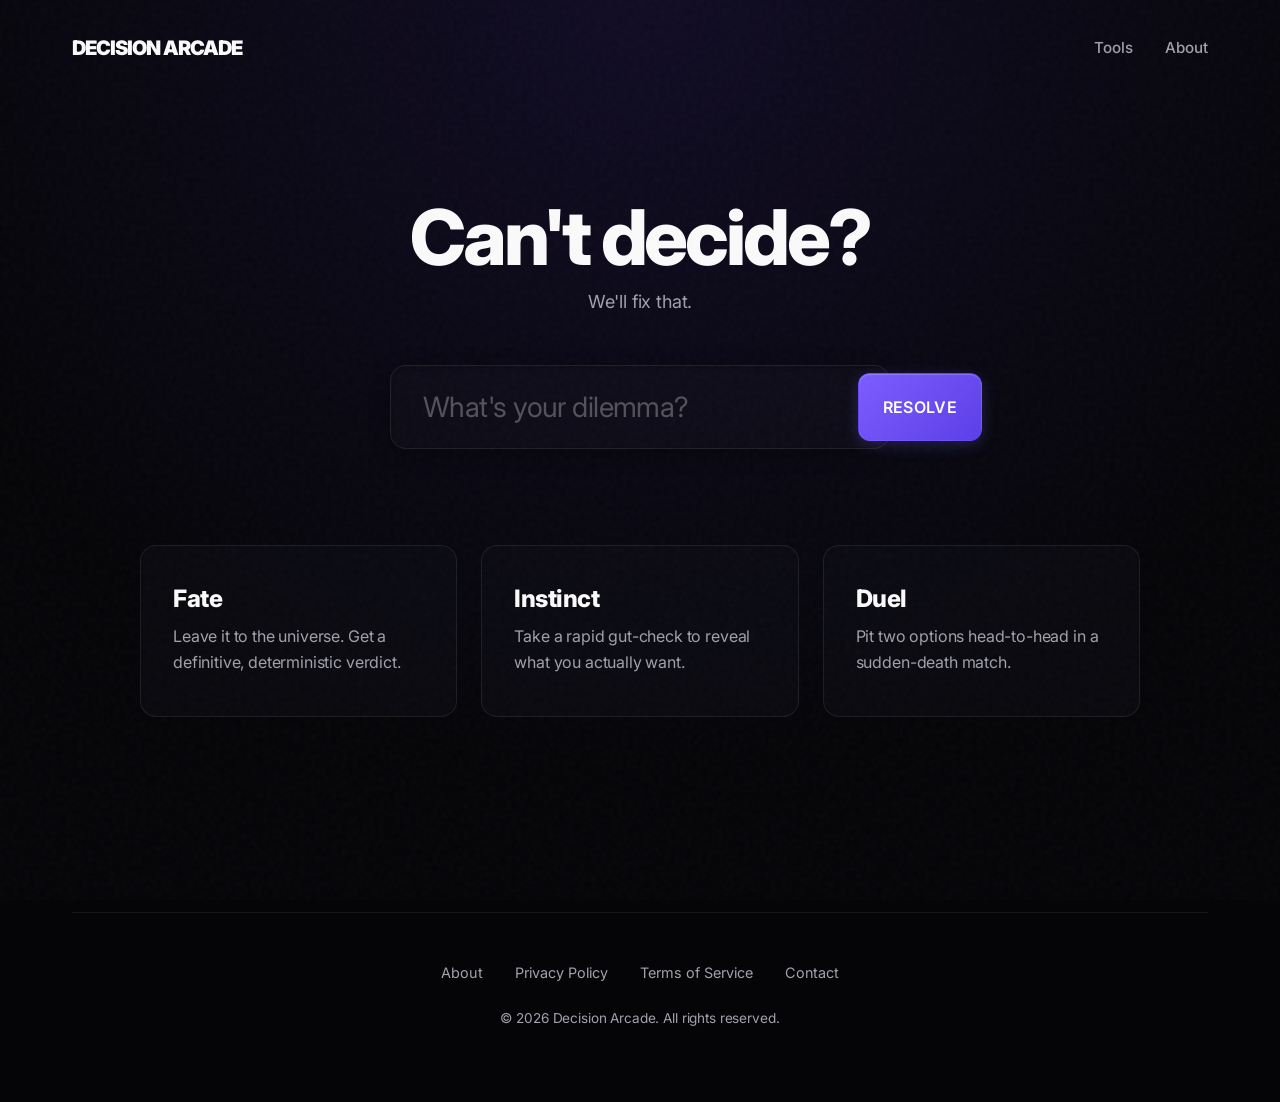
<file: index.html>
<!DOCTYPE html>
<html lang="en">
<head>
    <meta charset="UTF-8">
    <script async src="https://pagead2.googlesyndication.com/pagead/js/adsbygoogle.js?client=ca-pub-5401678251896562" crossorigin="anonymous"></script>
    
    <meta name="viewport" content="width=device-width, initial-scale=1.0">
    <title>Decision Arcade — Can't Decide? We'll Fix That</title>
    <meta name="description" content="Free online decision maker. Type your dilemma, pick a mode, and get an instant answer. Shareable results, no sign-up required.">
    <link rel="canonical" href="https://decision-arcade.netlify.app/">
    
    <meta property="og:title" content="Decision Arcade — Can't Decide? We'll Fix That">
    <meta property="og:description" content="Free decision maker tool. Get a random verdict, trust your gut with a quick quiz, or duel two options head-to-head.">
    <meta property="og:type" content="website">
    <meta property="og:url" content="https://decision-arcade.netlify.app/">
    <meta property="og:image" content="https://decision-arcade.netlify.app/assets/og-image.png">
    
    <meta name="twitter:card" content="summary_large_image">
    <meta name="twitter:title" content="Decision Arcade — Can't Decide? We'll Fix That">
    <meta name="twitter:description" content="Free decision maker tool. Get a random verdict, trust your gut with a quick quiz, or duel two options head-to-head.">
    <meta name="twitter:image" content="https://decision-arcade.netlify.app/assets/og-image.png">
    
    <link rel="icon" href="/favicon.svg" type="image/svg+xml">
    <link rel="stylesheet" href="/css/style.css">
    <link rel="preconnect" href="https://fonts.googleapis.com">
    <link rel="preconnect" href="https://fonts.gstatic.com" crossorigin>
    <link href="https://fonts.googleapis.com/css2?family=Inter:wght@400;500;600;800&display=swap" rel="stylesheet">
    <meta name="theme-color" content="#050508">
    <link rel="manifest" href="/manifest.json">
    <meta name="apple-mobile-web-app-capable" content="yes">
    <link rel="apple-touch-icon" href="/favicon.svg">
</head>
<body>
    <div class="container">
        <header>
            <nav class="site-nav reveal">
                <a href="/" class="logo">Decision Arcade</a>
                <div class="links">
                    <a href="/decision-maker/">Tools</a>
                    <a href="/about/">About</a>
                </div>
            </nav>
        </header>

        <main id="main-content" class="flex-center" style="flex-direction: column; text-align: center; justify-content: center;">
            <div style="max-width: 800px; width: 100%;">
                <h1 class="reveal reveal-delay-1" style="margin-bottom: 0.5rem;">Can't decide?</h1>
                <p class="reveal reveal-delay-1 text-muted" style="margin-bottom: 3rem;">We'll fix that.</p>
                
                <form id="home-form" action="/decision-maker/" method="GET" class="reveal reveal-delay-2">
                    <div style="position: relative; max-width: 700px; margin: 0 auto;">
                        <input type="text" name="q" id="home-input" class="input-field" placeholder="What's your dilemma?" required autocomplete="off" style="padding-right: 120px;">
                        <button type="submit" class="btn btn-primary" style="position: absolute; right: 8px; top: 8px; bottom: 8px; padding: 0 1.5rem;">Resolve</button>
                    </div>
                </form>
            </div>
            
            <div class="ad-slot ad-slot-content"></div>

            <section class="modes-grid reveal reveal-delay-3" style="margin-top: 6rem; text-align: left;">
                <a href="/decision-maker/" class="mode-card">
                    <h3>Fate</h3>
                    <p>Leave it to the universe. Get a definitive, deterministic verdict.</p>
                </a>
                
                <a href="/decision-maker/" class="mode-card">
                    <h3>Instinct</h3>
                    <p>Take a rapid gut-check to reveal what you actually want.</p>
                </a>
                
                <a href="/decision-maker/" class="mode-card">
                    <h3>Duel</h3>
                    <p>Pit two options head-to-head in a sudden-death match.</p>
                </a>
            </section>
        </main>

        <div class="ad-slot ad-slot-footer"></div>

        <footer class="site-footer reveal reveal-delay-3">
            <div class="links">
                <a href="/about/">About</a>
                <a href="/privacy/">Privacy Policy</a>
                <a href="/terms/">Terms of Service</a>
                <a href="mailto:studiolaurent15@gmail.com">Contact</a>
            </div>
            <p class="text-muted" style="font-size: 0.85rem;">&copy; 2026 Decision Arcade. All rights reserved.</p>
        </footer>
    </div>

    <script src="/js/seo.js"></script>
    <script src="/js/config.js"></script>
    <script src="/js/animations.js"></script>
    <script src="/js/app.js"></script>
    <script>
        document.getElementById('home-form').addEventListener('submit', function(e) {
            e.preventDefault();
            const val = document.getElementById('home-input').value;
            if(val) {
                sessionStorage.setItem('da_current_question', val);
                window.location.href = '/decision-maker/';
            }
        });
    </script>
</body>
</html>
</file>
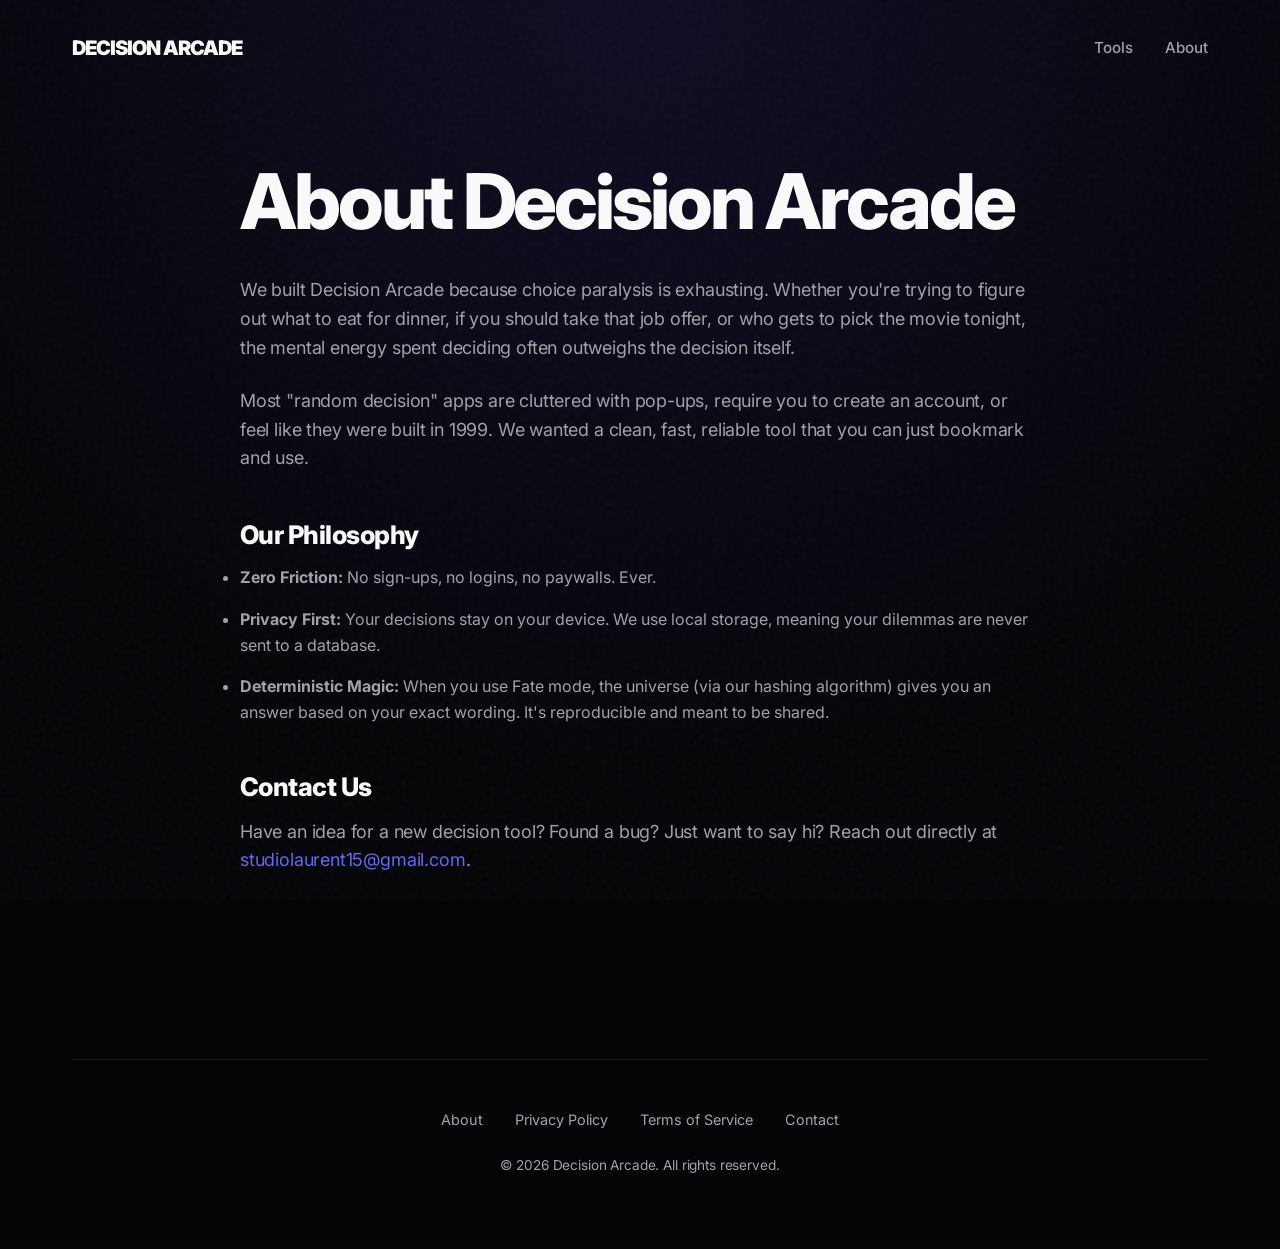
<file: about/index.html>
<!DOCTYPE html>
<html lang="en">
<head>
    <meta charset="UTF-8">
    <script async src="https://pagead2.googlesyndication.com/pagead/js/adsbygoogle.js?client=ca-pub-5401678251896562" crossorigin="anonymous"></script>
    
    <meta name="viewport" content="width=device-width, initial-scale=1.0">
    <title>About | Decision Arcade</title>
    <meta name="description" content="About Decision Arcade. We build free tools to help you break through choice paralysis.">
    <link rel="icon" href="/favicon.svg" type="image/svg+xml">
    <link rel="stylesheet" href="/css/style.css">
    <link rel="preconnect" href="https://fonts.googleapis.com">
    <link rel="preconnect" href="https://fonts.gstatic.com" crossorigin>
    <link href="https://fonts.googleapis.com/css2?family=Inter:wght@400;500;600;800&display=swap" rel="stylesheet">
    <meta name="theme-color" content="#050508">
    <link rel="manifest" href="/manifest.json">
    <meta name="apple-mobile-web-app-capable" content="yes">
    <link rel="apple-touch-icon" href="/favicon.svg">
</head>
<body>
    <div class="container">
        <header>
            <nav class="site-nav">
                <a href="/" class="logo">Decision Arcade</a>
                <div class="links">
                    <a href="/decision-maker/">Tools</a>
                    <a href="/about/">About</a>
                </div>
            </nav>
        </header>

        <main id="main-content" style="padding: 4rem 0; max-width: 800px; margin: 0 auto;">
            <div class="reveal">
                <h1 style="margin-bottom: 2rem;">About Decision Arcade</h1>
                
                <p>We built Decision Arcade because choice paralysis is exhausting. Whether you're trying to figure out what to eat for dinner, if you should take that job offer, or who gets to pick the movie tonight, the mental energy spent deciding often outweighs the decision itself.</p>
                
                <p>Most "random decision" apps are cluttered with pop-ups, require you to create an account, or feel like they were built in 1999. We wanted a clean, fast, reliable tool that you can just bookmark and use.</p>

                <h3 style="margin-top: 3rem; margin-bottom: 1rem;">Our Philosophy</h3>
                <ul>
                    <li style="margin-bottom: 1rem; color: var(--text-secondary);"><strong>Zero Friction:</strong> No sign-ups, no logins, no paywalls. Ever.</li>
                    <li style="margin-bottom: 1rem; color: var(--text-secondary);"><strong>Privacy First:</strong> Your decisions stay on your device. We use local storage, meaning your dilemmas are never sent to a database.</li>
                    <li style="margin-bottom: 1rem; color: var(--text-secondary);"><strong>Deterministic Magic:</strong> When you use Fate mode, the universe (via our hashing algorithm) gives you an answer based on your exact wording. It's reproducible and meant to be shared.</li>
                </ul>

                <h3 style="margin-top: 3rem; margin-bottom: 1rem;">Contact Us</h3>
                <p>Have an idea for a new decision tool? Found a bug? Just want to say hi? Reach out directly at <a href="mailto:studiolaurent15@gmail.com">studiolaurent15@gmail.com</a>.</p>
            </div>
        </main>

        <footer class="site-footer">
            <div class="links">
                <a href="/about/">About</a>
                <a href="/privacy/">Privacy Policy</a>
                <a href="/terms/">Terms of Service</a>
                <a href="mailto:studiolaurent15@gmail.com">Contact</a>
            </div>
            <p class="text-muted" style="font-size: 0.85rem;">&copy; 2026 Decision Arcade. All rights reserved.</p>
        </footer>
    </div>
</body>
</html>
</file>
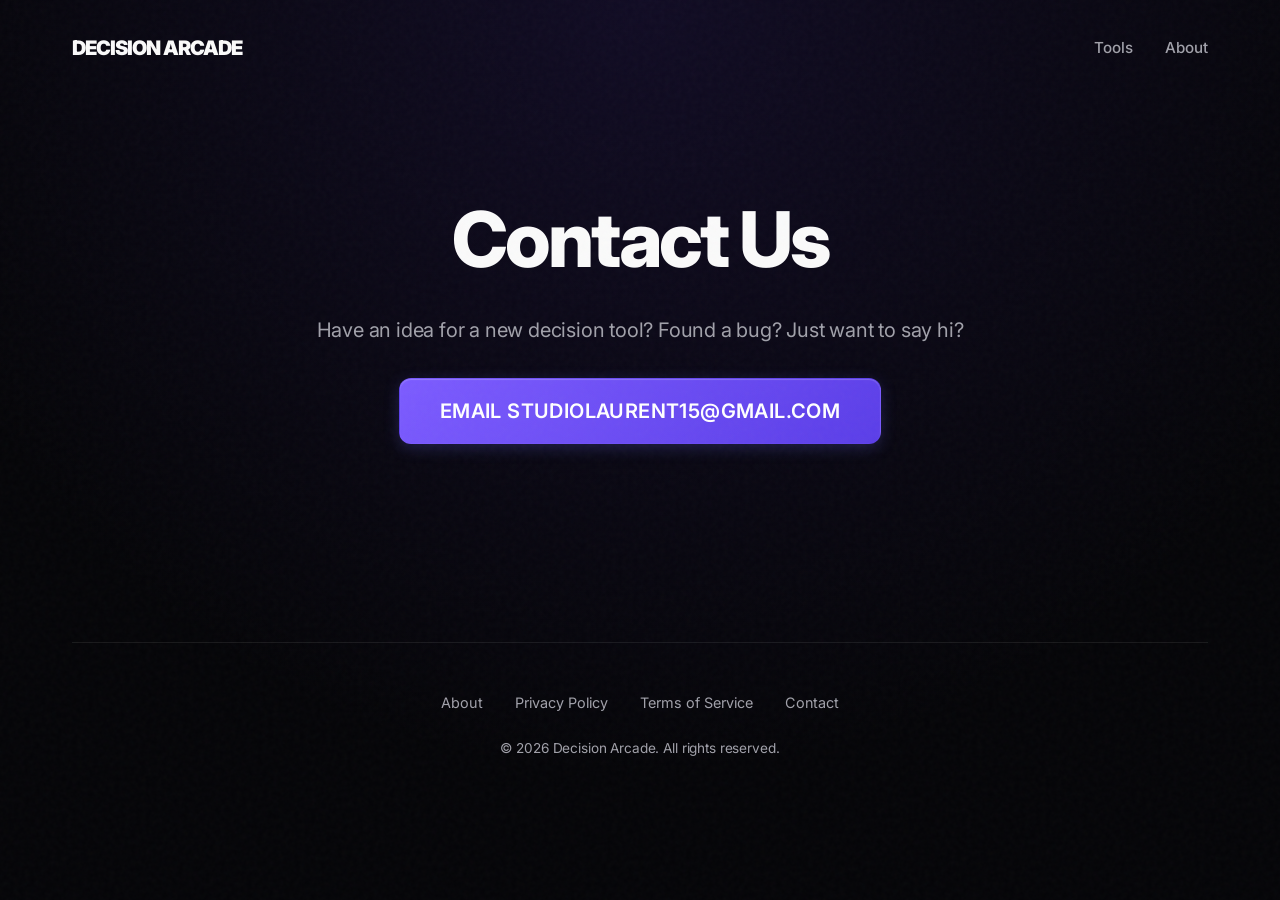
<file: contact/index.html>
<!DOCTYPE html>
<html lang="en">
<head>
    <meta charset="UTF-8">
    <script async src="https://pagead2.googlesyndication.com/pagead/js/adsbygoogle.js?client=ca-pub-5401678251896562" crossorigin="anonymous"></script>
    
    <meta name="viewport" content="width=device-width, initial-scale=1.0">
    <title>Contact | Decision Arcade</title>
    <meta name="description" content="Contact Decision Arcade. Report a bug or say hello.">
    <link rel="icon" href="/favicon.svg" type="image/svg+xml">
    <link rel="stylesheet" href="/css/style.css">
    <link rel="preconnect" href="https://fonts.googleapis.com">
    <link rel="preconnect" href="https://fonts.gstatic.com" crossorigin>
    <link href="https://fonts.googleapis.com/css2?family=Inter:wght@400;500;600;800&display=swap" rel="stylesheet">
    <meta name="theme-color" content="#050508">
    <link rel="manifest" href="/manifest.json">
    <meta name="apple-mobile-web-app-capable" content="yes">
    <link rel="apple-touch-icon" href="/favicon.svg">
</head>
<body>
    <div class="container">
        <header>
            <nav class="site-nav">
                <a href="/" class="logo">Decision Arcade</a>
                <div class="links">
                    <a href="/decision-maker/">Tools</a>
                    <a href="/about/">About</a>
                </div>
            </nav>
        </header>

        <main id="main-content" style="padding: 4rem 0; max-width: 800px; margin: 0 auto; text-align: center; min-height: 50vh; display: flex; flex-direction: column; justify-content: center;">
            <div class="reveal">
                <h1 style="margin-bottom: 2rem;">Contact Us</h1>
                <p class="text-muted" style="margin-bottom: 2rem; font-size: 1.25rem;">
                    Have an idea for a new decision tool? Found a bug? Just want to say hi?
                </p>
                <a href="mailto:studiolaurent15@gmail.com" class="btn btn-primary" style="font-size: 1.25rem; padding: 1rem 2.5rem;">
                    Email studiolaurent15@gmail.com
                </a>
            </div>
        </main>

        <footer class="site-footer">
            <div class="links">
                <a href="/about/">About</a>
                <a href="/privacy/">Privacy Policy</a>
                <a href="/terms/">Terms of Service</a>
                <a href="mailto:studiolaurent15@gmail.com">Contact</a>
            </div>
            <p class="text-muted" style="font-size: 0.85rem;">&copy; 2026 Decision Arcade. All rights reserved.</p>
        </footer>
    </div>
</body>
</html>
</file>
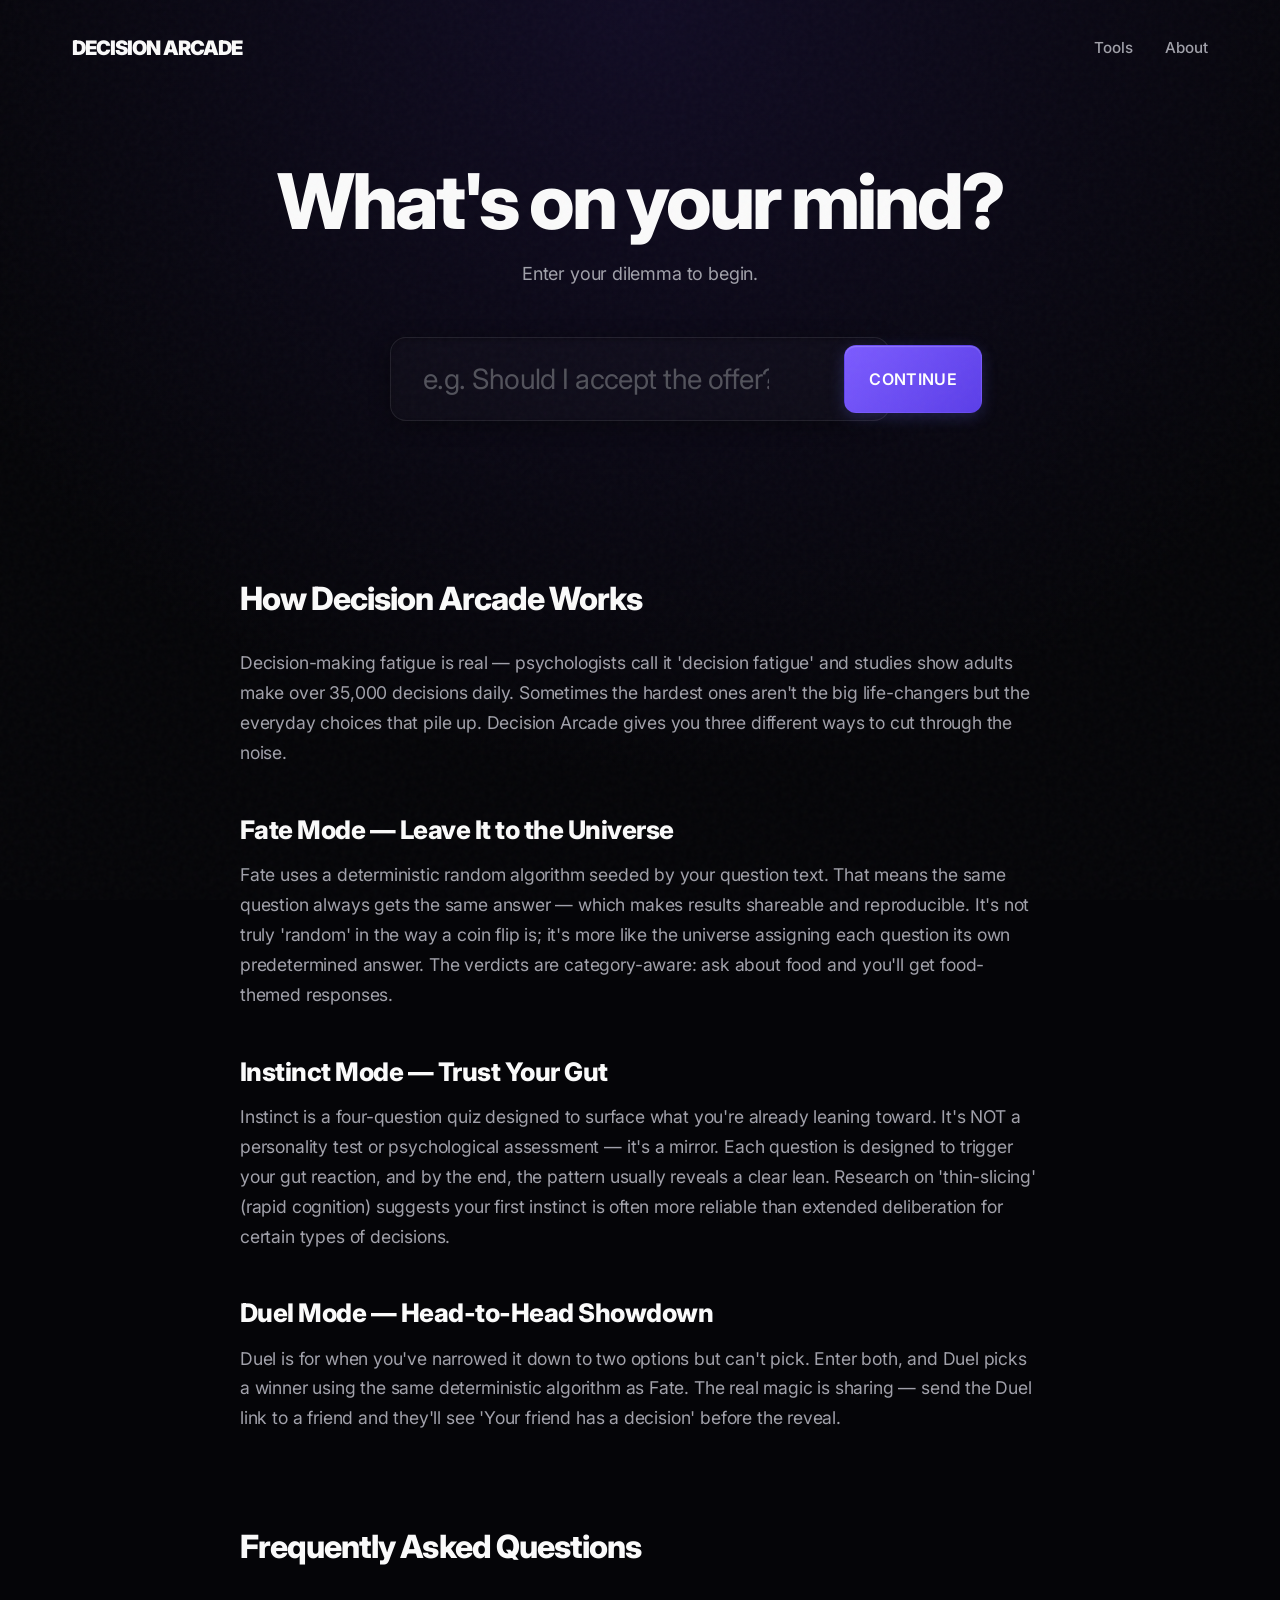
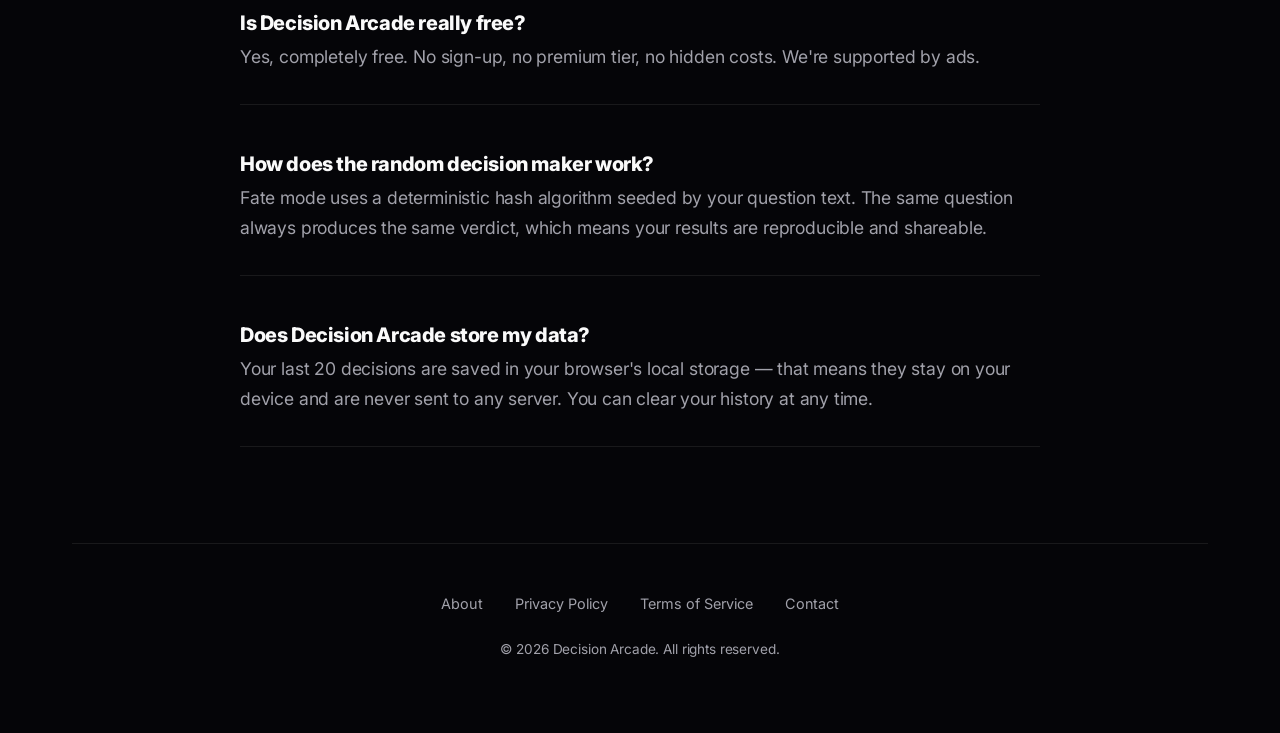
<file: decision-maker/index.html>
<!DOCTYPE html>
<html lang="en">
<head>
    <meta charset="UTF-8">
    <script async src="https://pagead2.googlesyndication.com/pagead/js/adsbygoogle.js?client=ca-pub-5401678251896562" crossorigin="anonymous"></script>
    
    <meta name="viewport" content="width=device-width, initial-scale=1.0">
    <title>Free Decision Maker Tool — Help Me Decide | Decision Arcade</title>
    <meta name="description" content="Can't make up your mind? Use our free decision making tool. Get a random verdict, trust your gut with a quick quiz, or duel two options head-to-head.">
    <link rel="canonical" href="https://decision-arcade.netlify.app/decision-maker/">
    
    <meta property="og:title" content="Free Decision Maker Tool — Help Me Decide">
    <meta property="og:description" content="Can't make up your mind? Random verdict, gut check quiz, or head-to-head duel. Free, instant, shareable.">
    <meta property="og:type" content="website">
    <meta property="og:url" content="https://decision-arcade.netlify.app/decision-maker/">
    <meta property="og:image" content="https://decision-arcade.netlify.app/assets/og-image.png">
    
    <meta name="twitter:card" content="summary_large_image">
    <meta name="twitter:title" content="Free Decision Maker Tool — Help Me Decide">
    <meta name="twitter:description" content="Can't make up your mind? Random verdict, gut check quiz, or head-to-head duel. Free, instant, shareable.">
    <meta name="twitter:image" content="https://decision-arcade.netlify.app/assets/og-image.png">
    
    <link rel="icon" href="/favicon.svg" type="image/svg+xml">
    <link rel="stylesheet" href="/css/style.css">
    <style>
      .editorial-section { max-width: 800px; margin: 6rem auto; }
      .editorial-section h2 { margin-bottom: 2rem; font-size: 2rem; }
      .editorial-section h3 { margin-top: 3rem; margin-bottom: 1rem; color: var(--text-primary); }
      .editorial-section p { font-size: 1.1rem; color: var(--text-secondary); line-height: 1.7; }
      .faq-item { margin-bottom: 2rem; border-bottom: 1px solid var(--border); padding-bottom: 2rem; }
      .faq-item h3 { font-size: 1.25rem; margin-bottom: 0.5rem; }
      .faq-item p { margin-bottom: 0; }
    </style>
    <link rel="preconnect" href="https://fonts.googleapis.com">
    <link rel="preconnect" href="https://fonts.gstatic.com" crossorigin>
    <link href="https://fonts.googleapis.com/css2?family=Inter:wght@400;500;600;800&display=swap" rel="stylesheet">
    <meta name="theme-color" content="#050508">
    <link rel="manifest" href="/manifest.json">
    <meta name="apple-mobile-web-app-capable" content="yes">
    <link rel="apple-touch-icon" href="/favicon.svg">
</head>
<body>
    <div class="container">
        <header>
            <nav class="site-nav">
                <a href="/" class="logo">Decision Arcade</a>
                <div class="links">
                    <a href="/decision-maker/">Tools</a>
                    <a href="/about/">About</a>
                </div>
            </nav>
        </header>

        <main id="main-content">
            <div class="ad-slot ad-slot-header"></div>

            <!-- SCREEN 1: Input -->
            <div id="screen-input" class="screen active text-center reveal" style="padding: 4rem 0;">
                <h1 style="margin-bottom: 1rem;">What's on your mind?</h1>
                <p class="text-muted" style="margin-bottom: 3rem;">Enter your dilemma to begin.</p>
                <form id="decision-form">
                    <div style="position: relative; max-width: 700px; margin: 0 auto;">
                        <input type="text" id="question-input" class="input-field" placeholder="e.g. Should I accept the offer?" required autocomplete="off" style="padding-right: 120px;">
                        <button type="submit" class="btn btn-primary" style="position: absolute; right: 8px; top: 8px; bottom: 8px; padding: 0 1.5rem;">Continue</button>
                    </div>
                </form>
            </div>

            <!-- SCREEN 2: Modes -->
            <div id="screen-modes" class="screen text-center" style="padding: 4rem 0;">
                <h2 style="margin-bottom: 1rem;">Choose your approach</h2>
                <p class="text-muted" style="margin-bottom: 3rem;">How do you want to resolve this?</p>
                
                <div class="modes-grid" style="margin-bottom: 3rem;">
                    <div class="mode-card" onclick="startMode('fate')">
                        <h3>Fate</h3>
                        <p>Leave it to the universe. Get a random, definitive verdict.</p>
                    </div>
                    <div class="mode-card" onclick="startMode('instinct')">
                        <h3>Instinct</h3>
                        <p>Take a rapid gut-check to reveal what you actually want.</p>
                    </div>
                    <div class="mode-card" onclick="startMode('duel')">
                        <h3>Duel</h3>
                        <p>Pit two specific options head-to-head.</p>
                    </div>
                </div>
                
                <button class="btn btn-ghost" onclick="goBackToInput()">? Change Question</button>
            </div>

            <!-- SCREEN 3: Result -->
            <div id="screen-result" class="screen">
                <div id="engine-container"></div>
            </div>
            
            <div id="history-container" style="margin-top: 4rem; max-width: 800px; margin: 4rem auto 0;"></div>

            <div class="ad-slot ad-slot-content"></div>

            <section class="editorial-section">
                <h2>How Decision Arcade Works</h2>
                <p>Decision-making fatigue is real — psychologists call it 'decision fatigue' and studies show adults make over 35,000 decisions daily. Sometimes the hardest ones aren't the big life-changers but the everyday choices that pile up. Decision Arcade gives you three different ways to cut through the noise.</p>
                
                <h3>Fate Mode — Leave It to the Universe</h3>
                <p>Fate uses a deterministic random algorithm seeded by your question text. That means the same question always gets the same answer — which makes results shareable and reproducible. It's not truly 'random' in the way a coin flip is; it's more like the universe assigning each question its own predetermined answer. The verdicts are category-aware: ask about food and you'll get food-themed responses.</p>
                
                <h3>Instinct Mode — Trust Your Gut</h3>
                <p>Instinct is a four-question quiz designed to surface what you're already leaning toward. It's NOT a personality test or psychological assessment — it's a mirror. Each question is designed to trigger your gut reaction, and by the end, the pattern usually reveals a clear lean. Research on 'thin-slicing' (rapid cognition) suggests your first instinct is often more reliable than extended deliberation for certain types of decisions.</p>
                
                <h3>Duel Mode — Head-to-Head Showdown</h3>
                <p>Duel is for when you've narrowed it down to two options but can't pick. Enter both, and Duel picks a winner using the same deterministic algorithm as Fate. The real magic is sharing — send the Duel link to a friend and they'll see 'Your friend has a decision' before the reveal.</p>
            </section>

            <section class="editorial-section">
                <h2>Frequently Asked Questions</h2>
                
                <div class="faq-item">
                    <h3>Is Decision Arcade really free?</h3>
                    <p>Yes, completely free. No sign-up, no premium tier, no hidden costs. We're supported by ads.</p>
                </div>
                
                <div class="faq-item">
                    <h3>How does the random decision maker work?</h3>
                    <p>Fate mode uses a deterministic hash algorithm seeded by your question text. The same question always produces the same verdict, which means your results are reproducible and shareable.</p>
                </div>
                
                <div class="faq-item">
                    <h3>Does Decision Arcade store my data?</h3>
                    <p>Your last 20 decisions are saved in your browser's local storage — that means they stay on your device and are never sent to any server. You can clear your history at any time.</p>
                </div>
            </section>

            <div class="ad-slot ad-slot-footer"></div>
        </main>

        <footer class="site-footer">
            <div class="links">
                <a href="/about/">About</a>
                <a href="/privacy/">Privacy Policy</a>
                <a href="/terms/">Terms of Service</a>
                <a href="mailto:studiolaurent15@gmail.com">Contact</a>
            </div>
            <p class="text-muted" style="font-size: 0.85rem;">&copy; 2026 Decision Arcade. All rights reserved.</p>
        </footer>
    </div>

    <script src="/js/seo.js"></script>
    <script src="/js/config.js"></script>
    <script src="/js/animations.js"></script>
    <script src="/js/app.js"></script>
    <script src="/js/fate.js"></script>
    <script src="/js/instinct.js"></script>
    <script src="/js/duel.js"></script>
    <script src="/js/history.js"></script>
    <script src="/js/share.js"></script>
    
    <script>
        document.getElementById('decision-form').addEventListener('submit', function(e) {
            e.preventDefault();
            const q = document.getElementById('question-input').value.trim();
            if(q) {
                sessionStorage.setItem('da_current_question', q);
                document.getElementById('screen-input').classList.remove('active');
                
                // Slight delay for cinematic feel
                setTimeout(() => {
                    document.getElementById('screen-modes').classList.add('active');
                }, 100);
            }
        });

        window.addEventListener('DOMContentLoaded', () => {
            const q = sessionStorage.getItem('da_current_question');
            const urlQ = new URLSearchParams(window.location.search).get('q');
            if (urlQ) {
                sessionStorage.setItem('da_current_question', urlQ);
                document.getElementById('question-input').value = urlQ;
                document.getElementById('screen-input').classList.remove('active');
                document.getElementById('screen-modes').classList.add('active');
            } else if (q) {
                document.getElementById('question-input').value = q;
            }
        });

        function goBackToInput() {
            document.getElementById('screen-modes').classList.remove('active');
            setTimeout(() => {
                document.getElementById('screen-input').classList.add('active');
            }, 100);
        }

        function startMode(mode) {
            document.getElementById('screen-modes').classList.remove('active');
            
            setTimeout(() => {
                document.getElementById('screen-result').classList.add('active');
                const container = document.getElementById('engine-container');
                container.innerHTML = '';
                
                if (mode === 'fate' && window.DecisionArcade.Fate) {
                    window.DecisionArcade.Fate.init(container);
                } else if (mode === 'instinct' && window.DecisionArcade.Instinct) {
                    window.DecisionArcade.Instinct.init(container);
                } else if (mode === 'duel') {
                    window.location.href = '/duel/';
                }
            }, 300);
        }
    </script>
</body>
</html>
</file>
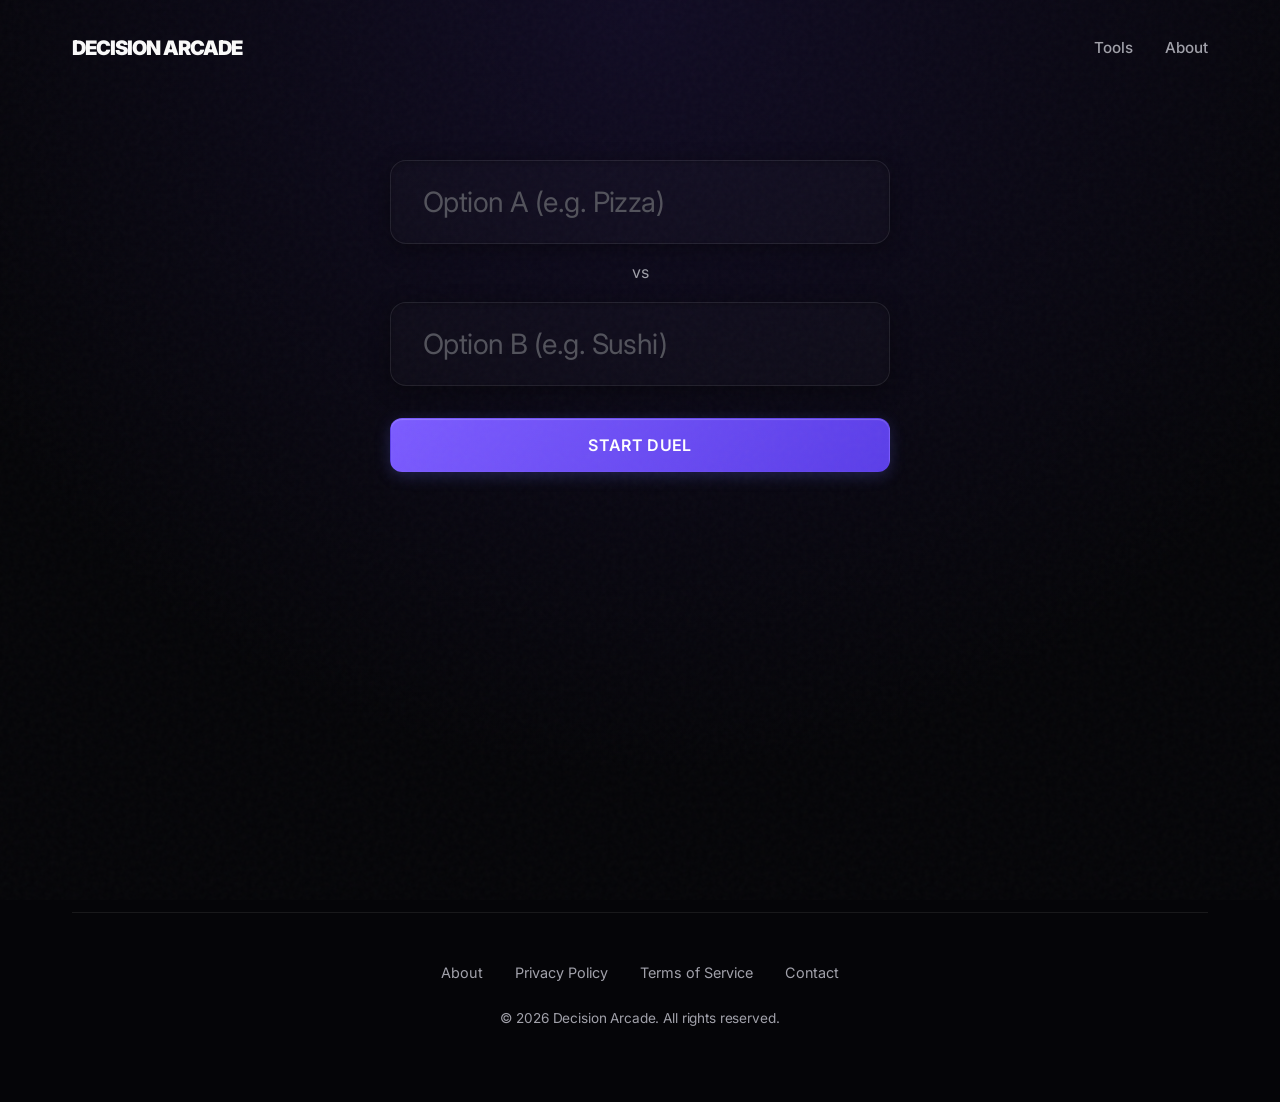
<file: duel/index.html>
<!DOCTYPE html>
<html lang="en">
<head>
    <meta charset="UTF-8">
    <script async src="https://pagead2.googlesyndication.com/pagead/js/adsbygoogle.js?client=ca-pub-5401678251896562" crossorigin="anonymous"></script>
    
    <meta name="viewport" content="width=device-width, initial-scale=1.0">
    <title>Duel — Head-to-Head Decision Maker | Decision Arcade</title>
    <meta name="description" content="Can't decide between two options? Pit them head-to-head in a sudden death match. Share the link with friends to let them reveal the winner.">
    <link rel="icon" href="/favicon.svg" type="image/svg+xml">
    <link rel="stylesheet" href="/css/style.css">
    <link rel="preconnect" href="https://fonts.googleapis.com">
    <link rel="preconnect" href="https://fonts.gstatic.com" crossorigin>
    <link href="https://fonts.googleapis.com/css2?family=Inter:wght@400;500;600;800&display=swap" rel="stylesheet">
    <meta name="theme-color" content="#050508">
    <link rel="manifest" href="/manifest.json">
    <meta name="apple-mobile-web-app-capable" content="yes">
    <link rel="apple-touch-icon" href="/favicon.svg">
</head>
<body>
    <div class="container">
        <header>
            <nav class="site-nav">
                <a href="/" class="logo">Decision Arcade</a>
                <div class="links">
                    <a href="/decision-maker/">Tools</a>
                    <a href="/about/">About</a>
                </div>
            </nav>
        </header>

        <main id="main-content" style="padding: 4rem 0;">
            <div class="ad-slot ad-slot-header"></div>

            <div id="duel-container" class="screen active text-center reveal">
                <h1 style="margin-bottom: 1rem;">Duel</h1>
                <p class="text-muted" style="margin-bottom: 3rem;">Two enter. One leaves.</p>
                <!-- duel.js mounts here -->
            </div>

            <div class="ad-slot ad-slot-content"></div>
        </main>

        <footer class="site-footer">
            <div class="links">
                <a href="/about/">About</a>
                <a href="/privacy/">Privacy Policy</a>
                <a href="/terms/">Terms of Service</a>
                <a href="mailto:studiolaurent15@gmail.com">Contact</a>
            </div>
            <p class="text-muted" style="font-size: 0.85rem;">&copy; 2026 Decision Arcade. All rights reserved.</p>
        </footer>
    </div>
    
    <script src="/js/config.js"></script>
    <script src="/js/animations.js"></script>
    <script src="/js/app.js"></script>
    <script src="/js/duel.js"></script>
    <script src="/js/history.js"></script>
    <script>
        window.addEventListener('DOMContentLoaded', () => {
            if (window.DecisionArcade.Duel) {
                window.DecisionArcade.Duel.init(document.getElementById('duel-container'));
            }
        });
    </script>
</body>
</html>
</file>
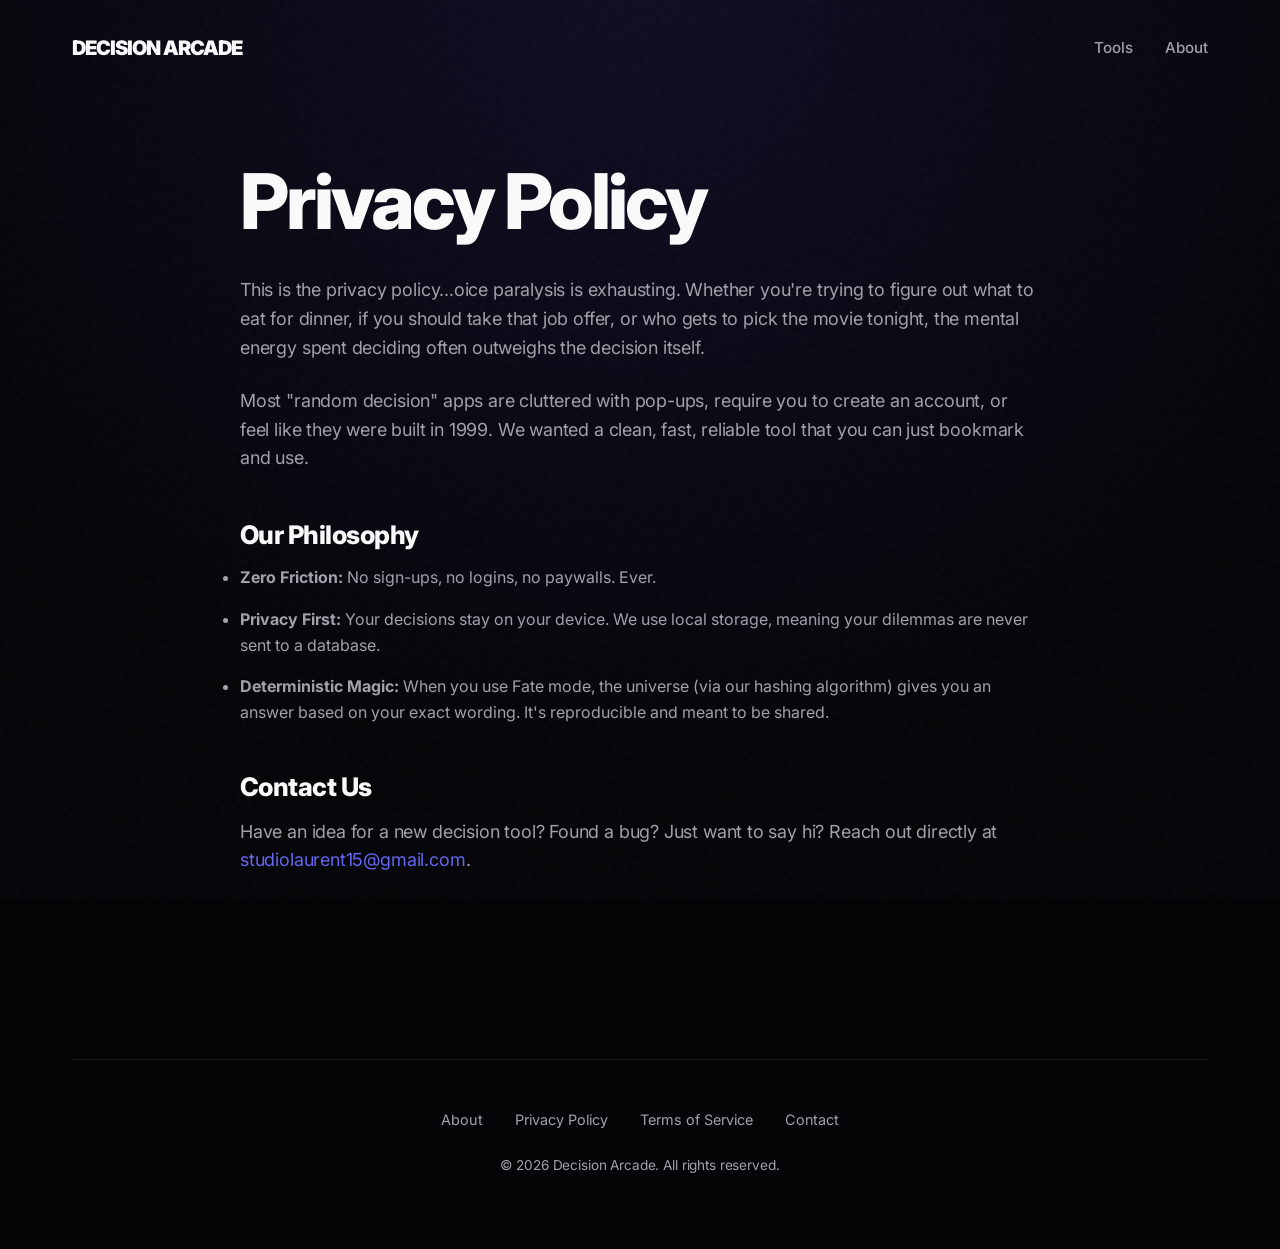
<file: privacy/index.html>
<!DOCTYPE html>
<html lang="en">
<head>
    <meta charset="UTF-8">
    <script async src="https://pagead2.googlesyndication.com/pagead/js/adsbygoogle.js?client=ca-pub-5401678251896562" crossorigin="anonymous"></script>
    
    <meta name="viewport" content="width=device-width, initial-scale=1.0">
    <title>About | Decision Arcade</title>
    <meta name="description" content="Privacy Policy. We build free tools to help you break through choice paralysis.">
    <link rel="icon" href="/favicon.svg" type="image/svg+xml">
    <link rel="stylesheet" href="/css/style.css">
    <link rel="preconnect" href="https://fonts.googleapis.com">
    <link rel="preconnect" href="https://fonts.gstatic.com" crossorigin>
    <link href="https://fonts.googleapis.com/css2?family=Inter:wght@400;500;600;800&display=swap" rel="stylesheet">
    <meta name="theme-color" content="#050508">
    <link rel="manifest" href="/manifest.json">
    <meta name="apple-mobile-web-app-capable" content="yes">
    <link rel="apple-touch-icon" href="/favicon.svg">
</head>
<body>
    <div class="container">
        <header>
            <nav class="site-nav">
                <a href="/" class="logo">Decision Arcade</a>
                <div class="links">
                    <a href="/decision-maker/">Tools</a>
                    <a href="/about/">About</a>
                </div>
            </nav>
        </header>

        <main id="main-content" style="padding: 4rem 0; max-width: 800px; margin: 0 auto;">
            <div class="reveal">
                <h1 style="margin-bottom: 2rem;">Privacy Policy</h1>
                
                <p>This is the privacy policy...oice paralysis is exhausting. Whether you're trying to figure out what to eat for dinner, if you should take that job offer, or who gets to pick the movie tonight, the mental energy spent deciding often outweighs the decision itself.</p>
                
                <p>Most "random decision" apps are cluttered with pop-ups, require you to create an account, or feel like they were built in 1999. We wanted a clean, fast, reliable tool that you can just bookmark and use.</p>

                <h3 style="margin-top: 3rem; margin-bottom: 1rem;">Our Philosophy</h3>
                <ul>
                    <li style="margin-bottom: 1rem; color: var(--text-secondary);"><strong>Zero Friction:</strong> No sign-ups, no logins, no paywalls. Ever.</li>
                    <li style="margin-bottom: 1rem; color: var(--text-secondary);"><strong>Privacy First:</strong> Your decisions stay on your device. We use local storage, meaning your dilemmas are never sent to a database.</li>
                    <li style="margin-bottom: 1rem; color: var(--text-secondary);"><strong>Deterministic Magic:</strong> When you use Fate mode, the universe (via our hashing algorithm) gives you an answer based on your exact wording. It's reproducible and meant to be shared.</li>
                </ul>

                <h3 style="margin-top: 3rem; margin-bottom: 1rem;">Contact Us</h3>
                <p>Have an idea for a new decision tool? Found a bug? Just want to say hi? Reach out directly at <a href="mailto:studiolaurent15@gmail.com">studiolaurent15@gmail.com</a>.</p>
            </div>
        </main>

        <footer class="site-footer">
            <div class="links">
                <a href="/about/">About</a>
                <a href="/privacy/">Privacy Policy</a>
                <a href="/terms/">Terms of Service</a>
                <a href="mailto:studiolaurent15@gmail.com">Contact</a>
            </div>
            <p class="text-muted" style="font-size: 0.85rem;">&copy; 2026 Decision Arcade. All rights reserved.</p>
        </footer>
    </div>
</body>
</html>
</file>
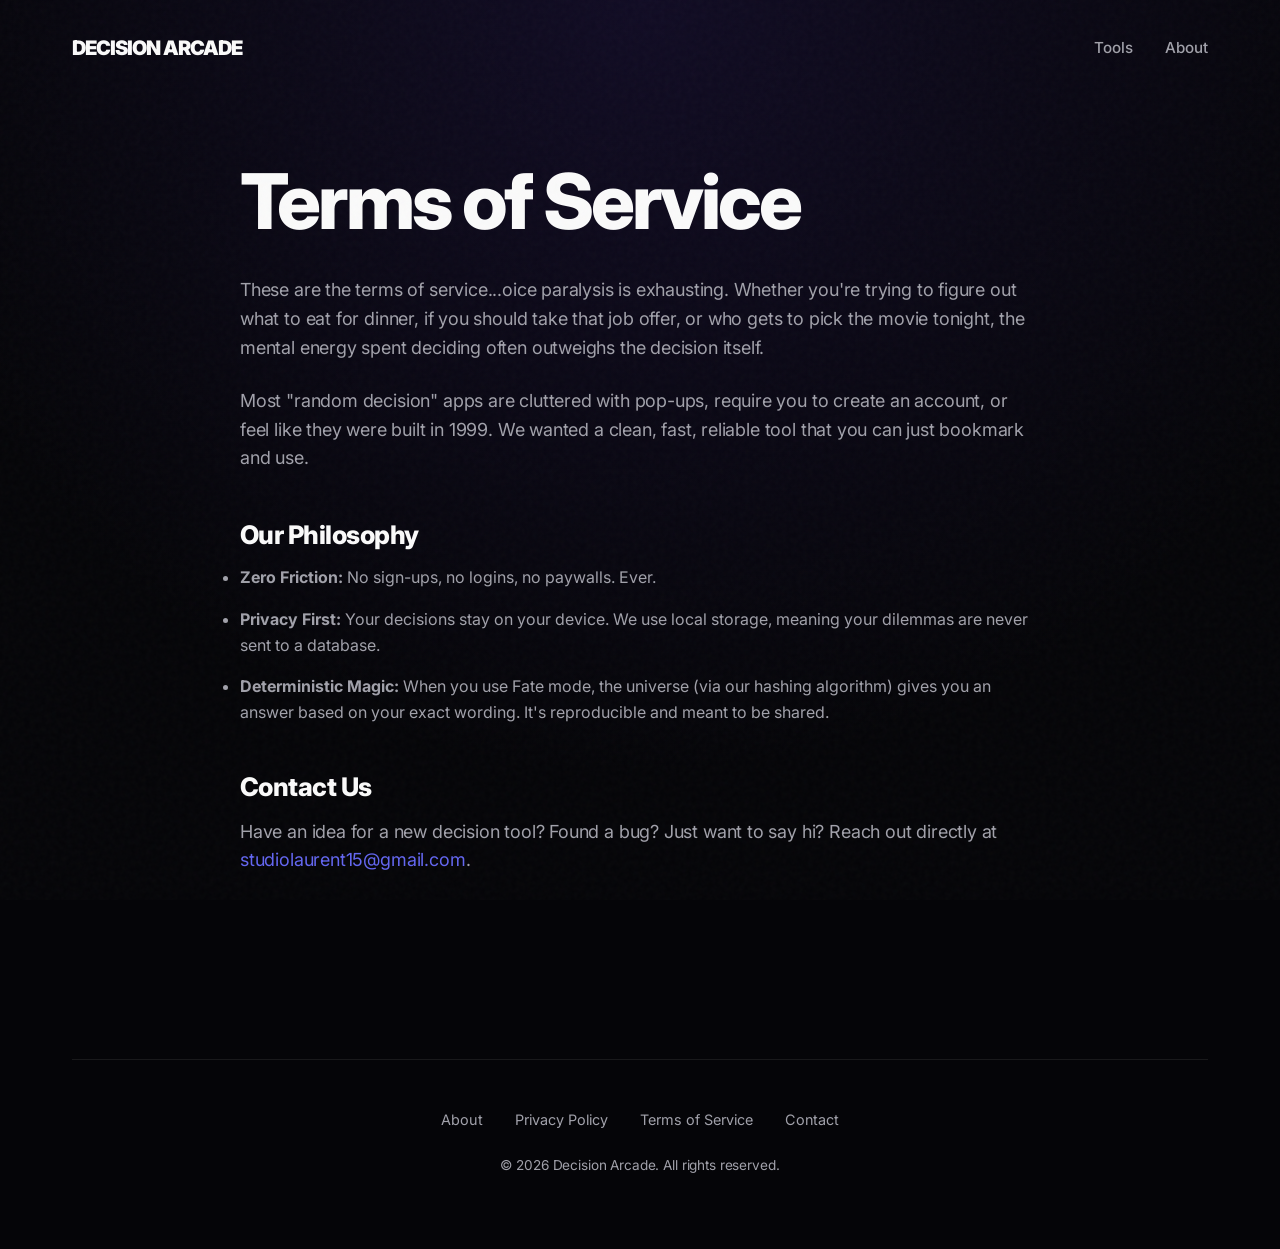
<file: terms/index.html>
<!DOCTYPE html>
<html lang="en">
<head>
    <meta charset="UTF-8">
    <script async src="https://pagead2.googlesyndication.com/pagead/js/adsbygoogle.js?client=ca-pub-5401678251896562" crossorigin="anonymous"></script>
    
    <meta name="viewport" content="width=device-width, initial-scale=1.0">
    <title>About | Decision Arcade</title>
    <meta name="description" content="Terms of Service. We build free tools to help you break through choice paralysis.">
    <link rel="icon" href="/favicon.svg" type="image/svg+xml">
    <link rel="stylesheet" href="/css/style.css">
    <link rel="preconnect" href="https://fonts.googleapis.com">
    <link rel="preconnect" href="https://fonts.gstatic.com" crossorigin>
    <link href="https://fonts.googleapis.com/css2?family=Inter:wght@400;500;600;800&display=swap" rel="stylesheet">
    <meta name="theme-color" content="#050508">
    <link rel="manifest" href="/manifest.json">
    <meta name="apple-mobile-web-app-capable" content="yes">
    <link rel="apple-touch-icon" href="/favicon.svg">
</head>
<body>
    <div class="container">
        <header>
            <nav class="site-nav">
                <a href="/" class="logo">Decision Arcade</a>
                <div class="links">
                    <a href="/decision-maker/">Tools</a>
                    <a href="/about/">About</a>
                </div>
            </nav>
        </header>

        <main id="main-content" style="padding: 4rem 0; max-width: 800px; margin: 0 auto;">
            <div class="reveal">
                <h1 style="margin-bottom: 2rem;">Terms of Service</h1>
                
                <p>These are the terms of service...oice paralysis is exhausting. Whether you're trying to figure out what to eat for dinner, if you should take that job offer, or who gets to pick the movie tonight, the mental energy spent deciding often outweighs the decision itself.</p>
                
                <p>Most "random decision" apps are cluttered with pop-ups, require you to create an account, or feel like they were built in 1999. We wanted a clean, fast, reliable tool that you can just bookmark and use.</p>

                <h3 style="margin-top: 3rem; margin-bottom: 1rem;">Our Philosophy</h3>
                <ul>
                    <li style="margin-bottom: 1rem; color: var(--text-secondary);"><strong>Zero Friction:</strong> No sign-ups, no logins, no paywalls. Ever.</li>
                    <li style="margin-bottom: 1rem; color: var(--text-secondary);"><strong>Privacy First:</strong> Your decisions stay on your device. We use local storage, meaning your dilemmas are never sent to a database.</li>
                    <li style="margin-bottom: 1rem; color: var(--text-secondary);"><strong>Deterministic Magic:</strong> When you use Fate mode, the universe (via our hashing algorithm) gives you an answer based on your exact wording. It's reproducible and meant to be shared.</li>
                </ul>

                <h3 style="margin-top: 3rem; margin-bottom: 1rem;">Contact Us</h3>
                <p>Have an idea for a new decision tool? Found a bug? Just want to say hi? Reach out directly at <a href="mailto:studiolaurent15@gmail.com">studiolaurent15@gmail.com</a>.</p>
            </div>
        </main>

        <footer class="site-footer">
            <div class="links">
                <a href="/about/">About</a>
                <a href="/privacy/">Privacy Policy</a>
                <a href="/terms/">Terms of Service</a>
                <a href="mailto:studiolaurent15@gmail.com">Contact</a>
            </div>
            <p class="text-muted" style="font-size: 0.85rem;">&copy; 2026 Decision Arcade. All rights reserved.</p>
        </footer>
    </div>
</body>
</html>
</file>
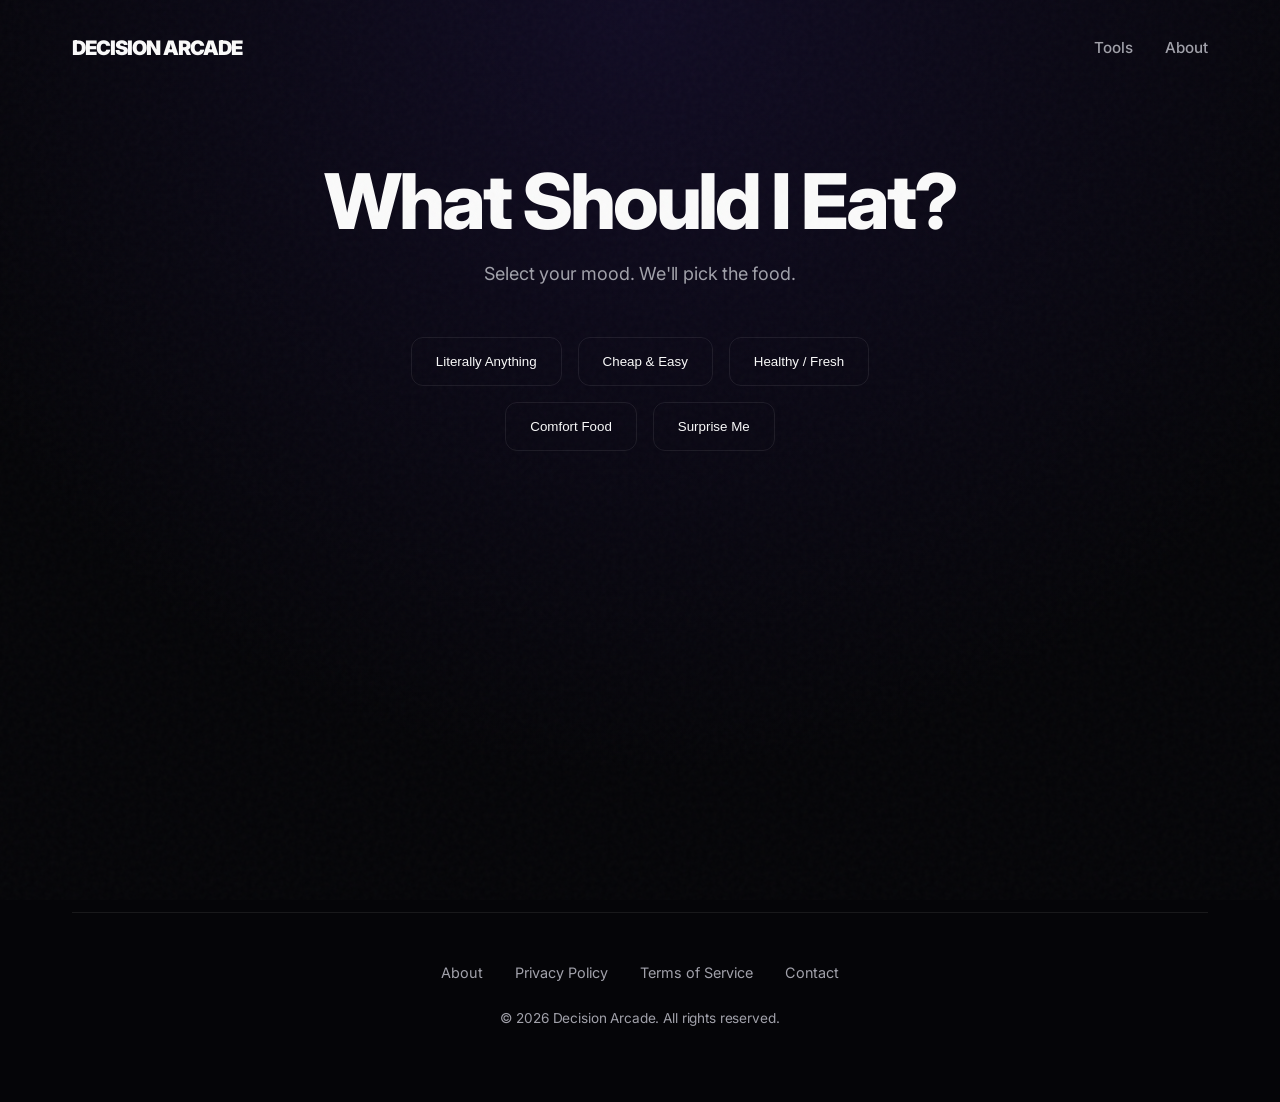
<file: what-should-i-eat/index.html>
<!DOCTYPE html>
<html lang="en">
<head>
    <meta charset="UTF-8">
    <script async src="https://pagead2.googlesyndication.com/pagead/js/adsbygoogle.js?client=ca-pub-5401678251896562" crossorigin="anonymous"></script>
    
    <meta name="viewport" content="width=device-width, initial-scale=1.0">
    <title>What Should I Eat? | Decision Arcade</title>
    <meta name="description" content="Can't decide what to eat for dinner? Use our random food picker to break through takeout paralysis.">
    <link rel="icon" href="/favicon.svg" type="image/svg+xml">
    <link rel="stylesheet" href="/css/style.css">
    <style>
      .mood-btn { padding: 1rem 1.5rem; background: transparent; border: 1px solid var(--border); border-radius: var(--radius-md); color: var(--text-primary); cursor: pointer; transition: all var(--transition-fast); }
      .mood-btn:hover { border-color: var(--accent); background: rgba(255,255,255,0.02); }
      .mood-grid { display: flex; flex-wrap: wrap; gap: 1rem; justify-content: center; max-width: 600px; margin: 0 auto; }
    </style>
    <link rel="preconnect" href="https://fonts.googleapis.com">
    <link rel="preconnect" href="https://fonts.gstatic.com" crossorigin>
    <link href="https://fonts.googleapis.com/css2?family=Inter:wght@400;500;600;800&display=swap" rel="stylesheet">
    <meta name="theme-color" content="#050508">
    <link rel="manifest" href="/manifest.json">
    <meta name="apple-mobile-web-app-capable" content="yes">
    <link rel="apple-touch-icon" href="/favicon.svg">
</head>
<body>
    <div class="container">
        <header>
            <nav class="site-nav">
                <a href="/" class="logo">Decision Arcade</a>
                <div class="links">
                    <a href="/decision-maker/">Tools</a>
                    <a href="/about/">About</a>
                </div>
            </nav>
        </header>

        <main id="main-content" style="padding: 4rem 0;">
            <div class="ad-slot ad-slot-header"></div>

            <div class="screen active text-center reveal">
                <h1 style="margin-bottom: 1rem;">What Should I Eat?</h1>
                <p class="text-muted" style="margin-bottom: 3rem;">Select your mood. We'll pick the food.</p>
                
                <div class="mood-grid">
                    <button class="mood-btn" onclick="pickFood('anything')">Literally Anything</button>
                    <button class="mood-btn" onclick="pickFood('cheap')">Cheap & Easy</button>
                    <button class="mood-btn" onclick="pickFood('healthy')">Healthy / Fresh</button>
                    <button class="mood-btn" onclick="pickFood('comforting')">Comfort Food</button>
                    <button class="mood-btn" onclick="pickFood('surprise')">Surprise Me</button>
                </div>
                
                <div id="result-area" style="min-height: 250px; display: flex; align-items: center; justify-content: center; margin-top: 2rem;"></div>
            </div>

            <div class="ad-slot ad-slot-content"></div>
        </main>

        <footer class="site-footer">
            <div class="links">
                <a href="/about/">About</a>
                <a href="/privacy/">Privacy Policy</a>
                <a href="/terms/">Terms of Service</a>
                <a href="mailto:studiolaurent15@gmail.com">Contact</a>
            </div>
            <p class="text-muted" style="font-size: 0.85rem;">&copy; 2026 Decision Arcade. All rights reserved.</p>
        </footer>
    </div>
    
    <script src="/js/config.js"></script>
    <script src="/js/animations.js"></script>
    <script src="/js/app.js"></script>
    <script>
        const foods = {
            anything: ['Pizza', 'Pasta', 'Sushi', 'Tacos', 'A burger', 'Stir fry', 'Sandwich', 'Curry'],
            cheap: ['Rice and beans', 'Instant ramen', 'Grilled cheese', 'Eggs any way', 'PB&J', 'Quesadilla'],
            healthy: ['A big salad', 'Grain bowl', 'Grilled chicken & veggies', 'Soup', 'Smoothie bowl', 'Stir-fried tofu'],
            comforting: ['Mac and cheese', 'Ramen', 'Pizza', 'Grilled cheese & tomato soup', 'Fried rice', 'Pancakes for dinner'],
            surprise: [] 
        };
        Object.keys(foods).forEach(k => {
            if(k !== 'surprise') foods.surprise = foods.surprise.concat(foods[k]);
        });

        function pickFood(mood) {
            const area = document.getElementById('result-area');
            area.innerHTML = '<div class="text-accent text-lg">Thinking...</div>';
            
            setTimeout(() => {
                const list = foods[mood];
                const choice = list[Math.floor(Math.random() * list.length)];
                
                area.innerHTML = 
                    <div class="verdict-result reveal">
                        <div class="verdict-tagline">You should have</div>
                        <div class="verdict-text"> + choice + </div>
                    </div>
                ;
            }, 800);
        }
    </script>
</body>
</html>
</file>
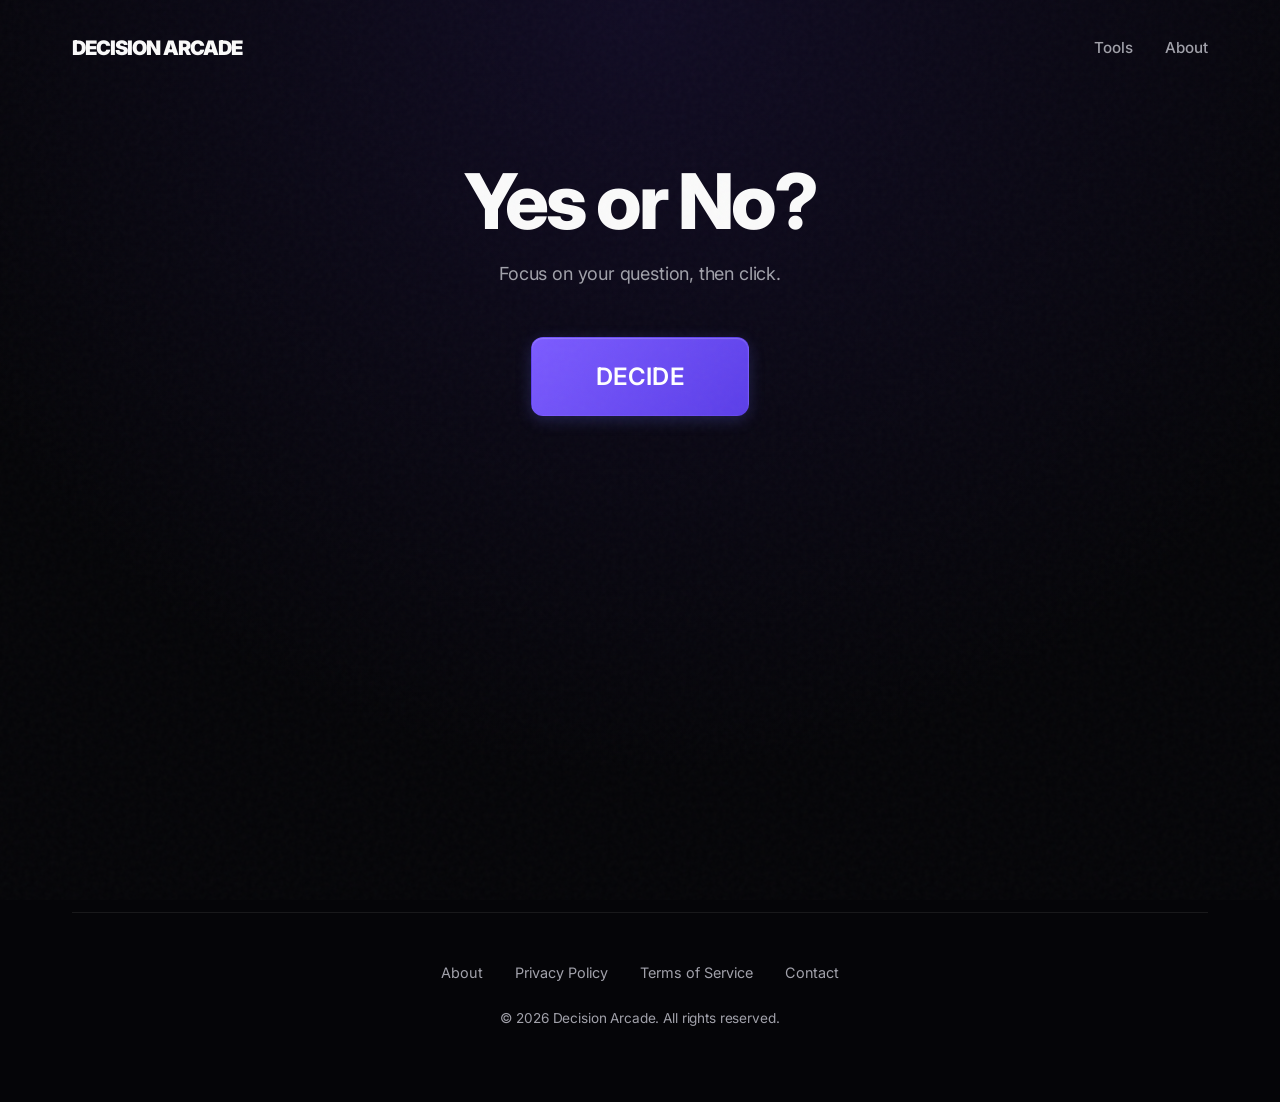
<file: yes-or-no/index.html>
<!DOCTYPE html>
<html lang="en">
<head>
    <meta charset="UTF-8">
    <script async src="https://pagead2.googlesyndication.com/pagead/js/adsbygoogle.js?client=ca-pub-5401678251896562" crossorigin="anonymous"></script>
    
    <meta name="viewport" content="width=device-width, initial-scale=1.0">
    <title>Yes or No | Decision Arcade</title>
    <meta name="description" content="A simple yes or no generator for when you just need a binary answer.">
    <link rel="icon" href="/favicon.svg" type="image/svg+xml">
    <link rel="stylesheet" href="/css/style.css">
    <link rel="preconnect" href="https://fonts.googleapis.com">
    <link rel="preconnect" href="https://fonts.gstatic.com" crossorigin>
    <link href="https://fonts.googleapis.com/css2?family=Inter:wght@400;500;600;800&display=swap" rel="stylesheet">
    <meta name="theme-color" content="#050508">
    <link rel="manifest" href="/manifest.json">
    <meta name="apple-mobile-web-app-capable" content="yes">
    <link rel="apple-touch-icon" href="/favicon.svg">
</head>
<body>
    <div class="container">
        <header>
            <nav class="site-nav">
                <a href="/" class="logo">Decision Arcade</a>
                <div class="links">
                    <a href="/decision-maker/">Tools</a>
                    <a href="/about/">About</a>
                </div>
            </nav>
        </header>

        <main id="main-content" style="padding: 4rem 0;">
            <div class="ad-slot ad-slot-header"></div>

            <div class="screen active text-center reveal">
                <h1 style="margin-bottom: 1rem;">Yes or No?</h1>
                <p class="text-muted" style="margin-bottom: 3rem;">Focus on your question, then click.</p>
                
                <button class="btn btn-primary" onclick="generate()" style="padding: 1.5rem 4rem; font-size: 1.5rem;">Decide</button>
                
                <div id="result-area" style="min-height: 250px; display: flex; align-items: center; justify-content: center; margin-top: 2rem;"></div>
            </div>

            <div class="ad-slot ad-slot-content"></div>
        </main>

        <footer class="site-footer">
            <div class="links">
                <a href="/about/">About</a>
                <a href="/privacy/">Privacy Policy</a>
                <a href="/terms/">Terms of Service</a>
                <a href="mailto:studiolaurent15@gmail.com">Contact</a>
            </div>
            <p class="text-muted" style="font-size: 0.85rem;">&copy; 2026 Decision Arcade. All rights reserved.</p>
        </footer>
    </div>
    
    <script src="/js/config.js"></script>
    <script src="/js/animations.js"></script>
    <script src="/js/app.js"></script>
    <script>
        function generate() {
            const area = document.getElementById('result-area');
            area.innerHTML = '<div class="text-accent text-lg">Thinking...</div>';
            
            setTimeout(() => {
                const isYes = Math.random() > 0.5;
                const result = isYes ? 'YES' : 'NO';
                
                area.innerHTML = 
                    <div class="verdict-result reveal">
                        <div class="verdict-text"> + result + </div>
                    </div>
                ;
            }, 800);
        }
    </script>
</body>
</html>
</file>
<file: css/style.css>
:root {
  --bg: #050508;
  --surface: rgba(20, 20, 32, 0.6);
  --surface-elevated: rgba(30, 30, 42, 0.8);
  
  --border: rgba(255,255,255,0.08);
  --border-hover: rgba(255,255,255,0.2);
  
  --text-primary: #FAFAFA;
  --text-secondary: #A1A1AA;
  --text-tertiary: #52525B;
  
  --accent: #6366F1;
  --accent-glow: rgba(99, 102, 241, 0.25);
  --accent-hover: #818CF8;

  --success: #34D399;
  --danger: #F87171;
  
  --font-base: 'Inter', system-ui, -apple-system, sans-serif;
  --radius-sm: 8px;
  --radius-md: 12px;
  --radius-lg: 16px;
  
  --transition-fast: 150ms ease;
  --transition-smooth: 500ms cubic-bezier(0.25, 0.46, 0.45, 0.94);
}

* { box-sizing: border-box; margin: 0; padding: 0; }

html { scroll-behavior: smooth; }

body {
  background-color: var(--bg);
  color: var(--text-primary);
  font-family: var(--font-base);
  line-height: 1.6;
  font-size: 16px;
  -webkit-font-smoothing: antialiased;
  -moz-osx-font-smoothing: grayscale;
  background-image: radial-gradient(circle at 50% 0%, #110c24 0%, var(--bg) 70%);
  background-attachment: fixed;
  min-height: 100vh;
  position: relative;
}

body::before {
  content: "";
  position: fixed;
  top: 0; left: 0; width: 100vw; height: 100vh;
  background-image: url("data:image/svg+xml,%3Csvg viewBox='0 0 200 200' xmlns='http://www.w3.org/2000/svg'%3E%3Cfilter id='noiseFilter'%3E%3CfeTurbulence type='fractalNoise' baseFrequency='0.85' numOctaves='3' stitchTiles='stitch'/%3E%3C/filter%3E%3Crect width='100%25' height='100%25' filter='url(%23noiseFilter)'/%3E%3C/svg%3E");
  opacity: 0.03;
  pointer-events: none;
  z-index: 9999;
}

/* TYPOGRAPHY */
h1, h2, h3, h4, h5, h6 {
  font-weight: 800;
  letter-spacing: -0.04em;
  line-height: 1.1;
  color: var(--text-primary);
}

h1 { font-size: clamp(3rem, 6vw, 5rem); }
h2 { font-size: clamp(2rem, 4vw, 3rem); letter-spacing: -0.03em; }
h3 { font-size: clamp(1.25rem, 2vw, 1.75rem); letter-spacing: -0.02em; }

p {
  color: var(--text-secondary);
  letter-spacing: -0.01em;
  margin-bottom: 1.5rem;
  font-size: 1.125rem;
}

a {
  color: var(--accent);
  text-decoration: none;
  transition: color var(--transition-fast);
}
a:hover { color: var(--accent-hover); }

/* LAYOUT */
.container {
  max-width: 1200px;
  margin: 0 auto;
  padding: 0 2rem;
  position: relative;
  z-index: 1;
}

main { min-height: 80vh; }

/* CINEMATIC ANIMATIONS */
@keyframes cinematic-reveal {
  0% { opacity: 0; filter: blur(15px); transform: translateY(30px) scale(0.95); }
  100% { opacity: 1; filter: blur(0); transform: translateY(0) scale(1); }
}

@keyframes fade-in-up {
  0% { opacity: 0; transform: translateY(15px); }
  100% { opacity: 1; transform: translateY(0); }
}

.reveal { animation: cinematic-reveal 1s var(--transition-smooth) forwards; opacity: 0; }
.reveal-delay-1 { animation-delay: 200ms; }
.reveal-delay-2 { animation-delay: 400ms; }
.reveal-delay-3 { animation-delay: 600ms; }

/* INPUT FIELD */
.input-field {
  background: rgba(255, 255, 255, 0.02);
  border: 1px solid var(--border);
  backdrop-filter: blur(12px);
  color: var(--text-primary);
  padding: 1.5rem 2rem;
  width: 100%;
  max-width: 700px;
  border-radius: var(--radius-lg);
  font-size: clamp(1.25rem, 3vw, 1.75rem);
  font-family: var(--font-base);
  font-weight: 500;
  letter-spacing: -0.02em;
  transition: all var(--transition-smooth);
  outline: none;
  box-shadow: inset 0 2px 4px rgba(0,0,0,0.2), 0 4px 20px rgba(0,0,0,0.4);
}
.input-field::placeholder { color: var(--text-tertiary); font-weight: 400; }
.input-field:focus {
  background: rgba(255, 255, 255, 0.04);
  border-color: var(--accent);
  box-shadow: inset 0 2px 4px rgba(0,0,0,0.2), 0 0 0 1px var(--accent), 0 0 30px var(--accent-glow);
}

/* BUTTONS */
.btn {
  display: inline-flex;
  align-items: center;
  justify-content: center;
  padding: 1rem 2.5rem;
  border-radius: var(--radius-md);
  font-family: var(--font-base);
  font-weight: 600;
  font-size: 1rem;
  letter-spacing: 0.02em;
  cursor: pointer;
  transition: all var(--transition-smooth);
  outline: none;
  border: 1px solid transparent;
  text-transform: uppercase;
}
.btn-primary {
  background: linear-gradient(135deg, #7C5CFF 0%, #5B3EE8 100%);
  color: #fff;
  box-shadow: 0 4px 15px var(--accent-glow), inset 0 1px 1px rgba(255,255,255,0.2);
}
.btn-primary:hover {
  transform: translateY(-3px);
  box-shadow: 0 8px 25px rgba(99, 102, 241, 0.4), inset 0 1px 1px rgba(255,255,255,0.2);
}
.btn-primary:active { transform: translateY(0); }

.btn-secondary {
  background: rgba(255, 255, 255, 0.05);
  backdrop-filter: blur(8px);
  border-color: var(--border);
  color: var(--text-primary);
}
.btn-secondary:hover {
  background: rgba(255, 255, 255, 0.08);
  border-color: var(--border-hover);
  transform: translateY(-2px);
}

.btn-outline {
  background: transparent;
  border-color: var(--border);
  color: var(--text-primary);
}
.btn-outline:hover {
  border-color: var(--border-hover);
  background: rgba(255,255,255,0.03);
  transform: translateY(-2px);
}

.btn-ghost {
  background: transparent;
  color: var(--text-secondary);
}
.btn-ghost:hover {
  color: var(--text-primary);
  background: rgba(255,255,255,0.05);
}

/* MODE CARDS */
.modes-grid {
  display: grid;
  grid-template-columns: repeat(auto-fit, minmax(300px, 1fr));
  gap: 1.5rem;
  width: 100%;
  max-width: 1000px;
  margin: 0 auto;
}
.mode-card {
  background: rgba(20, 20, 32, 0.3);
  backdrop-filter: blur(12px);
  border: 1px solid var(--border);
  border-radius: var(--radius-lg);
  padding: 2.5rem 2rem;
  text-align: left;
  transition: all var(--transition-smooth);
  cursor: pointer;
  display: flex;
  flex-direction: column;
  height: 100%;
}
.mode-card:hover {
  border-color: rgba(99, 102, 241, 0.5);
  background: rgba(99, 102, 241, 0.03);
  transform: translateY(-6px);
  box-shadow: 0 15px 35px rgba(0,0,0,0.4), inset 0 0 20px var(--accent-glow);
}
.mode-card h3 {
  font-size: 1.5rem;
  color: var(--text-primary);
  margin-bottom: 0.75rem;
  display: flex;
  align-items: center;
  gap: 0.5rem;
}
.mode-card p {
  font-size: 1rem;
  margin: 0;
  color: var(--text-secondary);
}

/* NAVIGATION */
.site-nav {
  display: flex;
  justify-content: space-between;
  align-items: center;
  padding: 2rem 0;
}
.site-nav .logo {
  font-weight: 900;
  font-size: 1.25rem;
  color: var(--text-primary);
  letter-spacing: -0.05em;
  text-transform: uppercase;
}
.site-nav .links {
  display: flex;
  gap: 2rem;
}
.site-nav .links a {
  color: var(--text-secondary);
  font-weight: 500;
  font-size: 0.95rem;
}
.site-nav .links a:hover {
  color: var(--text-primary);
  text-shadow: 0 0 10px rgba(255,255,255,0.3);
}

/* FOOTER */
.site-footer {
  border-top: 1px solid var(--border);
  padding: 3rem 0;
  margin-top: 6rem;
  text-align: center;
}
.site-footer .links {
  display: flex;
  justify-content: center;
  gap: 2rem;
  margin-bottom: 1.5rem;
  flex-wrap: wrap;
}
.site-footer .links a {
  color: var(--text-secondary);
  font-size: 0.9rem;
}
.site-footer .links a:hover { color: var(--text-primary); }

/* SCREEN STATES */
.screen { display: none; opacity: 0; }
.screen.active { 
  display: block; 
  animation: fade-in-up 0.6s var(--transition-smooth) forwards; 
}

/* RESULTS */
.verdict-result {
  display: flex;
  flex-direction: column;
  align-items: center;
  justify-content: center;
  min-height: 50vh;
  padding: 2rem 0;
}
.verdict-text {
  font-size: clamp(3rem, 10vw, 8rem);
  font-weight: 900;
  letter-spacing: -0.05em;
  text-transform: uppercase;
  color: var(--text-primary);
  line-height: 1.1;
  margin-bottom: 1rem;
  text-shadow: 0 0 60px var(--accent-glow), 0 0 20px rgba(255,255,255,0.1);
  background: linear-gradient(135deg, #ffffff 0%, #a5b4fc 100%);
  -webkit-background-clip: text;
  -webkit-text-fill-color: transparent;
}
.verdict-tagline {
  font-size: 1.5rem;
  color: var(--accent);
  margin-bottom: 1rem;
  font-weight: 600;
  letter-spacing: -0.01em;
}
.verdict-explanation {
  max-width: 600px;
  font-size: 1.125rem;
  margin: 0 auto 2rem;
}

/* AD SLOTS - Pre-monetization */
.ad-slot {
  display: none;
  margin: 0; padding: 0; border: none; background: transparent;
}
.ad-slot-header { min-height: 0; }
.ad-slot-content { min-height: 0; }
.ad-slot-footer { min-height: 0; }

/* UTILITIES */
.text-center { text-align: center; }
.text-muted { color: var(--text-secondary); }
.text-accent { color: var(--accent); }
.flex-center { display: flex; align-items: center; justify-content: center; }

/* RESPONSIVE */
@media (max-width: 768px) {
  .site-nav .links { display: none; }
  .input-field { padding: 1.25rem 1.5rem; font-size: 1.125rem; }
  .modes-grid { grid-template-columns: 1fr; }
  .btn { width: 100%; margin-bottom: 0.5rem; }
  .action-buttons { flex-direction: column; width: 100%; max-width: 300px; margin: 0 auto; }
}

@media (prefers-reduced-motion: reduce) {
  *, ::before, ::after {
    animation-duration: 0.01ms !important;
    animation-iteration-count: 1 !important;
    transition-duration: 0.01ms !important;
    scroll-behavior: auto !important;
  }
}
</file>
